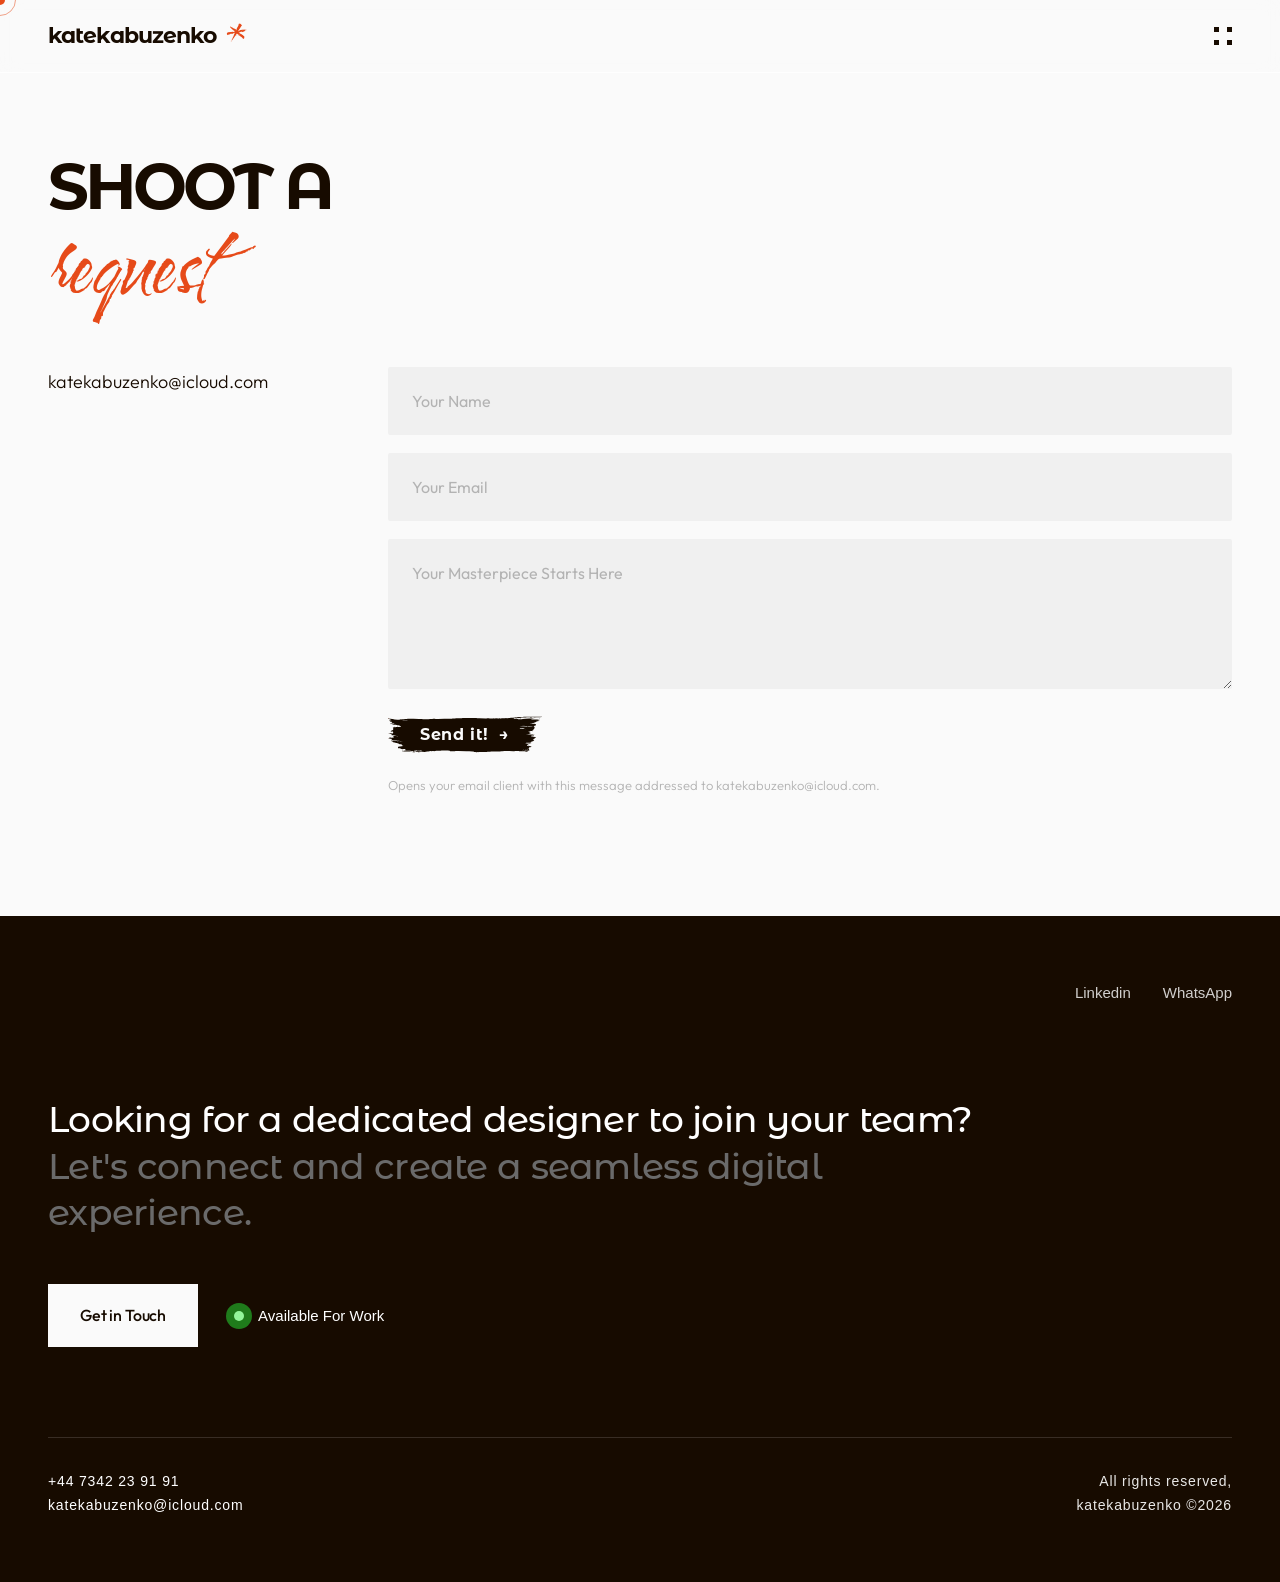
<file: contact.html>
<!DOCTYPE html>
<html lang="en">
<head>
<meta charset="UTF-8"/>
<meta name="viewport" content="width=device-width, initial-scale=1.0"/>
<title>Contact — Kate Kabuzenko</title>
<link rel="preconnect" href="https://fonts.googleapis.com"/>
<link rel="preconnect" href="https://fonts.gstatic.com" crossorigin/>
<link href="https://fonts.googleapis.com/css2?family=Cormorant+Garamond:ital,wght@0,300;0,400;0,600;1,300;1,400&family=Noto+Serif+JP:wght@200;300;400&family=DM+Sans:wght@300;400;500&family=Questrial&family=Water+Brush&family=Nanum+Brush+Script&family=Swanky+and+Moo+Moo&family=Montserrat+Alternates:wght@500;600;700&family=Montserrat:wght@400;700;800&family=Outfit:wght@300;400;500&display=swap" rel="stylesheet"/>
<link rel="icon" type="image/png" href="images/Home about/meFAV-round.webp?v=2"/>
<link rel="stylesheet" href="css/style.css?v=6"/>
</head>
<body>

<header class="site-header">
  <div class="site-header-inner">
    <a href="index.html" class="site-logo">
      <span class="site-logo-text">katekabu<span class="logo-z">z</span>enko</span>
      <span class="site-logo-mark">*</span>
    </a>
    <div class="site-header-right">
      <nav class="site-nav-inline">
        <a href="work.html">Work</a>
        <a href="about.html">About</a>
        <a href="contact.html" class="current">Contact</a>
      </nav>
      <button class="site-menu-btn" id="site-menu-open" aria-label="Open menu">
        <span class="dot dot-tl"></span><span class="dot dot-tr"></span>
        <span class="dot dot-mid"></span>
        <span class="dot dot-bl"></span><span class="dot dot-br"></span>
      </button>
    </div>
  </div>
</header>

<div class="site-nav-overlay" id="site-nav-overlay">
  <button class="site-nav-close" id="site-menu-close" aria-label="Close menu">
    <span class="dot dot-tl"></span><span class="dot dot-tr"></span>
    <span class="dot dot-mid"></span>
    <span class="dot dot-bl"></span><span class="dot dot-br"></span>
  </button>
  <a href="index.html">Home</a>
  <a href="work.html">Work</a>
  <a href="about.html">About</a>
  <a href="contact.html" class="current">Contact</a>
</div>

<section class="contact-hero reveal">
  <div class="contact-title-1">SHOOT A</div>
  <div class="contact-title-2">request</div>
</section>

<section class="contact-body">
  <a href="mailto:katekabuzenko@icloud.com" class="contact-email reveal reveal-delay-1">katekabuzenko@icloud.com</a>

  <form class="contact-form reveal reveal-delay-2" id="contact-form">
    <input type="text" name="name" placeholder="Your Name" required/>
    <input type="email" name="email" placeholder="Your Email" required/>
    <textarea name="message" placeholder="Your Masterpiece Starts Here" required></textarea>
    <button type="submit" class="contact-submit"><span>Send it!</span> <span class="btn-arrow">→</span></button>
    <p class="contact-note">Opens your email client with this message addressed to katekabuzenko@icloud.com.</p>
  </form>
</section>

<footer id="contact">
  <div class="container">
    <div class="footer-social">
      <a href="https://www.linkedin.com/in/kate-kabuzenko/" target="_blank" rel="noopener" class="footer-social-link">Linkedin</a>
      <a href="#" class="footer-social-link">WhatsApp</a>
    </div>
    <div class="footer-cta">
      <div class="footer-cta-text">Looking for a dedicated designer to join your team? <span>Let's connect and create a seamless digital experience.</span></div>
      <div class="footer-cta-row">
        <a href="mailto:katekabuzenko@icloud.com" class="btn-pill btn-pill-light">Get in Touch</a>
        <div class="footer-available"><span class="pulse-dot"></span> Available For Work</div>
      </div>
    </div>
    <div class="footer-bottom">
      <div class="footer-contact-info">
        <p>+44 7342 23 91 91</p>
        <a href="mailto:katekabuzenko@icloud.com">katekabuzenko@icloud.com</a>
      </div>
      <div class="footer-copyright">
        <p>All rights reserved,</p>
        <p>katekabuzenko ©2026</p>
      </div>
    </div>
  </div>
</footer>

<script src="js/site.js"></script>
<script>
  const revealEls = document.querySelectorAll('.reveal');
  const observer = new IntersectionObserver(entries=>{
    entries.forEach(e=>{
      if(e.isIntersecting){e.target.classList.add('visible');observer.unobserve(e.target);}
    });
  },{threshold:0.12,rootMargin:'0px 0px -40px 0px'});
  revealEls.forEach(el=>observer.observe(el));

  // Safety net: scroll-reveal relies on IntersectionObserver firing as the
  // user scrolls. Automated full-page screenshot/PDF tools (and some "long
  // screenshot" phone capture features) render the whole document in one
  // pass without firing real scroll/resize events, which can leave .reveal
  // elements permanently stuck at opacity:0 — looking like a big empty gap
  // even though the content is laid out correctly. A lightweight poll
  // catches anything already sitting in view that the observer missed,
  // then stops once nothing is left to check.
  const revealFallback = setInterval(()=>{
    const pending = document.querySelectorAll('.reveal:not(.visible)');
    if(!pending.length){clearInterval(revealFallback);return;}
    pending.forEach(el=>{
      const r = el.getBoundingClientRect();
      if(r.top < window.innerHeight && r.bottom > 0) el.classList.add('visible');
    });
  }, 400);
  // Final backstop: non-scrolling capture tools never bring below-fold
  // content into the viewport, so the poll above can never see it either.
  // After a short grace period, force-reveal anything still hidden.
  setTimeout(()=>{
    clearInterval(revealFallback);
    document.querySelectorAll('.reveal:not(.visible)').forEach(el=>el.classList.add('visible'));
  }, 2500);

  document.getElementById('contact-form').addEventListener('submit', function(e){
    e.preventDefault();
    const f = e.target;
    const subject = encodeURIComponent('New project inquiry from ' + f.name.value);
    const body = encodeURIComponent(f.message.value + '\n\n— ' + f.name.value + ' (' + f.email.value + ')');
    window.location.href = 'mailto:katekabuzenko@icloud.com?subject=' + subject + '&body=' + body;
  });
</script>

</body>
</html>
</file>
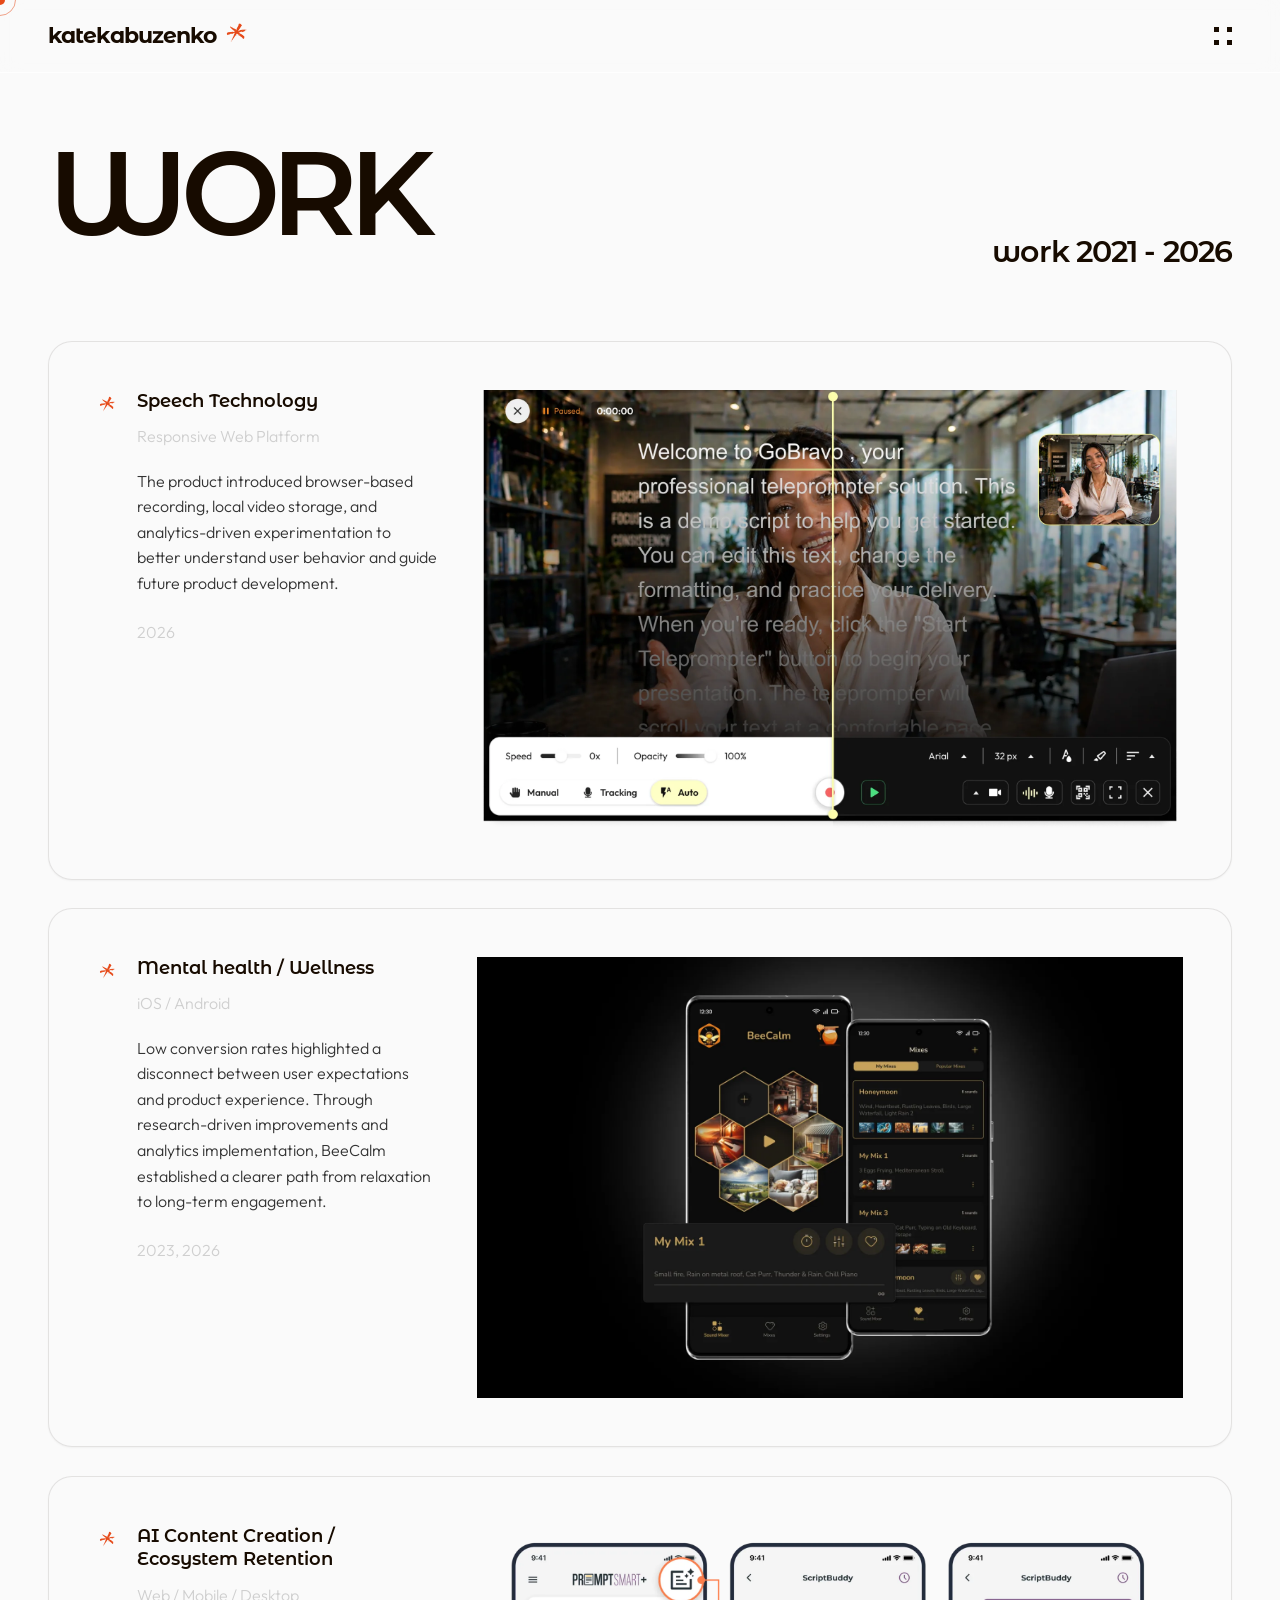
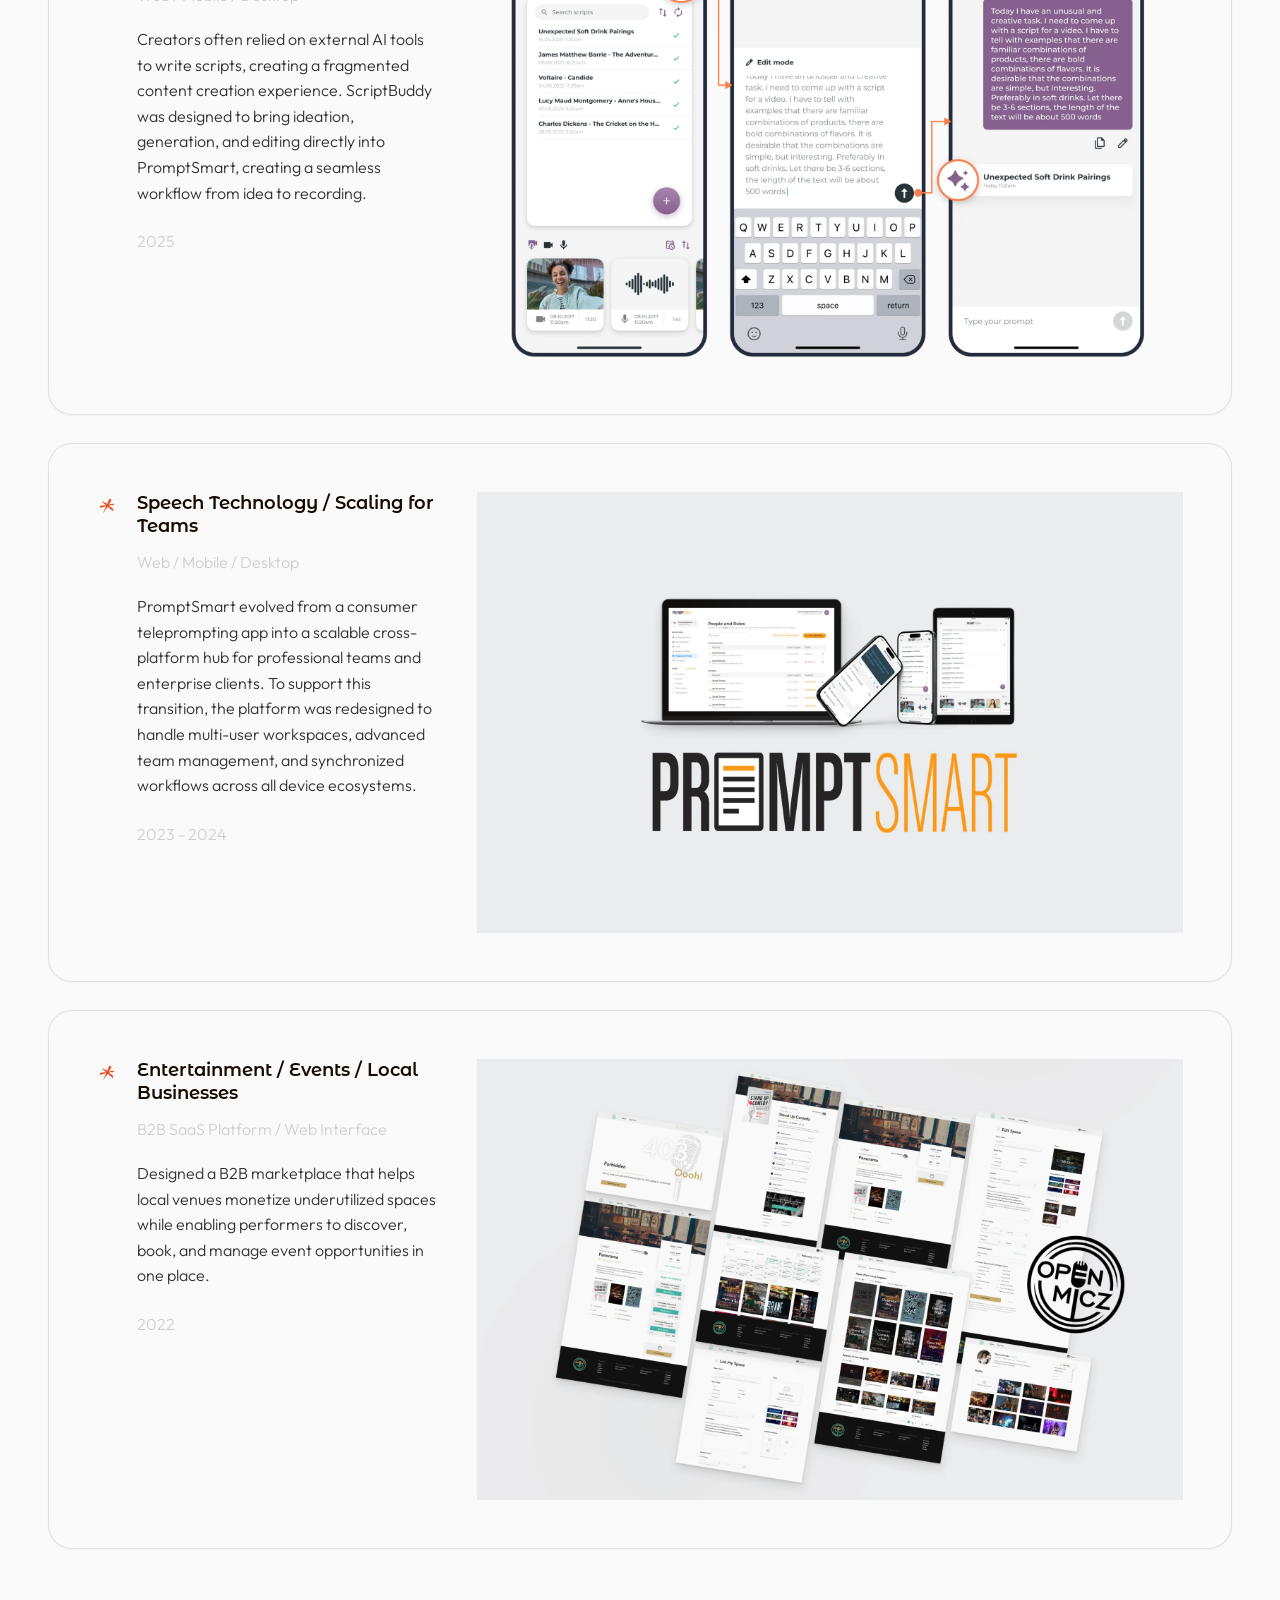
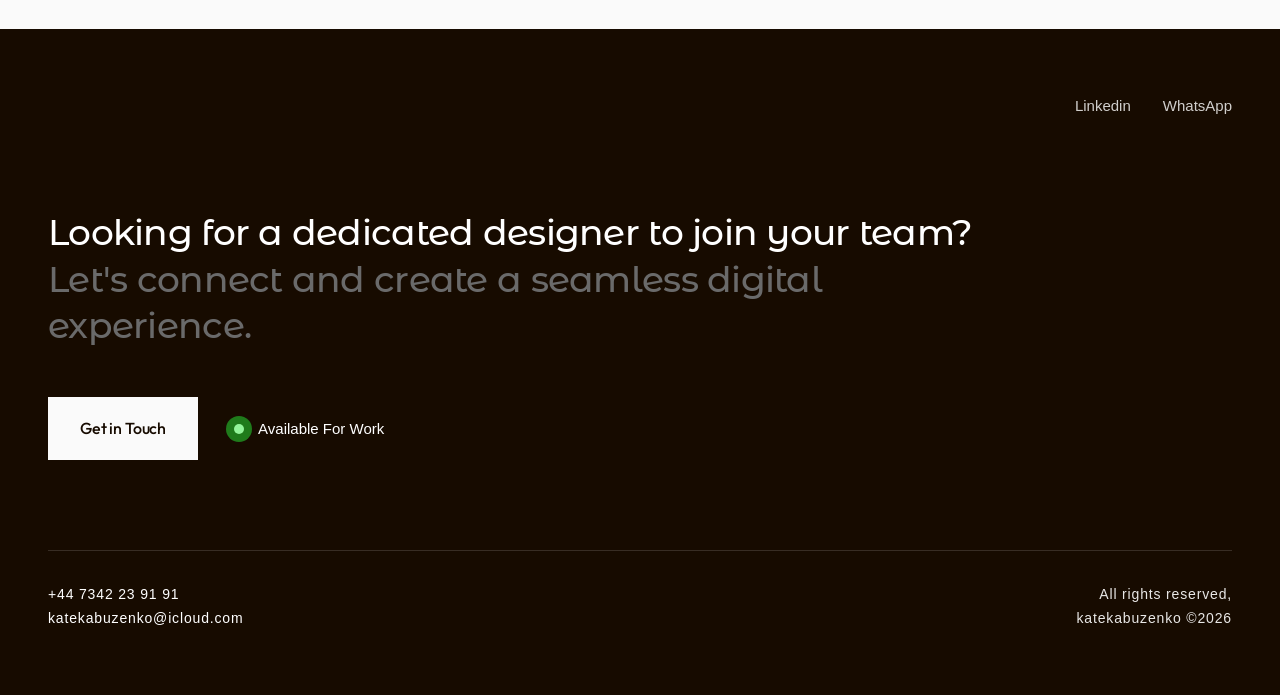
<file: work.html>
<!DOCTYPE html>
<html lang="en">
<head>
<meta charset="UTF-8"/>
<meta name="viewport" content="width=device-width, initial-scale=1.0"/>
<title>Work — Kate Kabuzenko</title>
<link rel="preconnect" href="https://fonts.googleapis.com"/>
<link rel="preconnect" href="https://fonts.gstatic.com" crossorigin/>
<link href="https://fonts.googleapis.com/css2?family=Cormorant+Garamond:ital,wght@0,300;0,400;0,600;1,300;1,400&family=Noto+Serif+JP:wght@200;300;400&family=DM+Sans:wght@300;400;500&family=Questrial&family=Water+Brush&family=Nanum+Brush+Script&family=Swanky+and+Moo+Moo&family=Montserrat+Alternates:wght@500;600;700&family=Montserrat:wght@400;700;800&family=Outfit:wght@300;400;500&display=swap" rel="stylesheet"/>
<link rel="icon" type="image/png" href="images/Home about/meFAV-round.webp?v=2"/>
<link rel="stylesheet" href="css/style.css?v=6"/>
</head>
<body>

<header class="site-header">
  <div class="site-header-inner">
    <a href="index.html" class="site-logo">
      <span class="site-logo-text">katekabu<span class="logo-z">z</span>enko</span>
      <span class="site-logo-mark">*</span>
    </a>
    <div class="site-header-right">
      <nav class="site-nav-inline">
        <a href="work.html" class="current">Work</a>
        <a href="about.html">About</a>
        <a href="contact.html">Contact</a>
      </nav>
      <button class="site-menu-btn" id="site-menu-open" aria-label="Open menu">
        <span class="dot dot-tl"></span><span class="dot dot-tr"></span>
        <span class="dot dot-mid"></span>
        <span class="dot dot-bl"></span><span class="dot dot-br"></span>
      </button>
    </div>
  </div>
</header>

<div class="site-nav-overlay" id="site-nav-overlay">
  <button class="site-nav-close" id="site-menu-close" aria-label="Close menu">
    <span class="dot dot-tl"></span><span class="dot dot-tr"></span>
    <span class="dot dot-mid"></span>
    <span class="dot dot-bl"></span><span class="dot dot-br"></span>
  </button>
  <a href="index.html">Home</a>
  <a href="work.html" class="current">Work</a>
  <a href="about.html">About</a>
  <a href="contact.html">Contact</a>
</div>

<section class="page-hero reveal">
  <div class="page-hero-row">
    <h1 class="page-title">WORK</h1>
    <div class="page-sub">work 2021 - 2026</div>
  </div>
</section>

<section class="work-list">

  <div class="work-row reveal" style="cursor:pointer;" onclick="showWorkToast('This project is currently in development — stay tuned for updates.')">
    <div class="work-row-info">
      <div class="work-num">*</div>
      <div class="work-content">
        <div class="work-product">Speech Technology</div>
        <div class="work-platform">Responsive Web Platform</div>
        <p class="work-desc">The product introduced browser-based recording, local video storage, and analytics-driven experimentation to better understand user behavior and guide future product development.</p>
        <div class="work-year">2026</div>
      </div>
    </div>
    <div class="work-row-image">
      <img src="images/Case screens/Speech platform.webp" alt="Speech technology responsive web platform case study" loading="lazy" onerror="this.style.display='none';this.nextElementSibling.style.display='flex';"/>
      <div class="work-img-fallback" style="display:none;">Speech Platform</div>
    </div>
  </div>

  <a href="work/beecalm.html" class="work-row reveal reveal-delay-1">
    <div class="work-row-info">
      <div class="work-num">*</div>
      <div class="work-content">
        <div class="work-product">Mental health / Wellness</div>
        <div class="work-platform">iOS / Android</div>
        <p class="work-desc">Low conversion rates highlighted a disconnect between user expectations and product experience. Through research-driven improvements and analytics implementation, BeeCalm established a clearer path from relaxation to long-term engagement.</p>
        <div class="work-year">2023, 2026</div>
      </div>
    </div>
    <div class="work-row-image">
      <img src="images/Case screens/BeeCalm.webp" alt="BeeCalm — mental health app case study" loading="lazy" onerror="this.style.display='none';this.nextElementSibling.style.display='flex';"/>
      <div class="work-img-fallback" style="display:none;">BeeCalm</div>
    </div>
  </a>

  <a href="work/scriptbuddy.html" class="work-row reveal reveal-delay-2">
    <div class="work-row-info">
      <div class="work-num">*</div>
      <div class="work-content">
        <div class="work-product">AI Content Creation / Ecosystem Retention</div>
        <div class="work-platform">Web / Mobile / Desktop</div>
        <p class="work-desc">Creators often relied on external AI tools to write scripts, creating a fragmented content creation experience. ScriptBuddy was designed to bring ideation, generation, and editing directly into PromptSmart, creating a seamless workflow from idea to recording.</p>
        <div class="work-year">2025</div>
      </div>
    </div>
    <div class="work-row-image">
      <img src="images/Case screens/ScriptBuddy.webp" alt="ScriptBuddy — AI content creation case study" loading="lazy" onerror="this.style.display='none';this.nextElementSibling.style.display='flex';"/>
      <div class="work-img-fallback" style="display:none;">ScriptBuddy</div>
    </div>
  </a>

  <a href="work/promptsmart.html" class="work-row reveal reveal-delay-3">
    <div class="work-row-info">
      <div class="work-num">*</div>
      <div class="work-content">
        <div class="work-product">Speech Technology / Scaling for Teams</div>
        <div class="work-platform">Web / Mobile / Desktop</div>
        <p class="work-desc">PromptSmart evolved from a consumer teleprompting app into a scalable cross-platform hub for professional teams and enterprise clients. To support this transition, the platform was redesigned to handle multi-user workspaces, advanced team management, and synchronized workflows across all device ecosystems.</p>
        <div class="work-year">2023 - 2024</div>
      </div>
    </div>
    <div class="work-row-image">
      <img src="images/Case screens/PromptSmart.webp" alt="PromptSmart — speech technology case study" loading="lazy" onerror="this.style.display='none';this.nextElementSibling.style.display='flex';"/>
      <div class="work-img-fallback" style="display:none;">PromptSmart</div>
    </div>
  </a>

  <div class="work-row reveal" style="cursor:pointer;" onclick="showWorkToast('Case study in progress — coming soon.')">
    <div class="work-row-info">
      <div class="work-num">*</div>
      <div class="work-content">
        <div class="work-product">Entertainment / Events / Local Businesses</div>
        <div class="work-platform">B2B SaaS Platform / Web Interface</div>
        <p class="work-desc">Designed a B2B marketplace that helps local venues monetize underutilized spaces while enabling performers to discover, book, and manage event opportunities in one place.</p>
        <div class="work-year">2022</div>
      </div>
    </div>
    <div class="work-row-image">
      <img src="images/Case screens/Venue Marketplace.webp" alt="B2B venue marketplace platform case study" loading="lazy" onerror="this.style.display='none';this.nextElementSibling.style.display='flex';"/>
      <div class="work-img-fallback" style="display:none;">Venue Marketplace</div>
    </div>
  </div>

</section>

<footer id="contact">
  <div class="container">
    <div class="footer-social">
      <a href="https://www.linkedin.com/in/kate-kabuzenko/" target="_blank" rel="noopener" class="footer-social-link">Linkedin</a>
      <a href="#" class="footer-social-link">WhatsApp</a>
    </div>
    <div class="footer-cta">
      <div class="footer-cta-text">Looking for a dedicated designer to join your team? <span>Let's connect and create a seamless digital experience.</span></div>
      <div class="footer-cta-row">
        <a href="mailto:katekabuzenko@icloud.com" class="btn-pill btn-pill-light">Get in Touch</a>
        <div class="footer-available"><span class="pulse-dot"></span> Available For Work</div>
      </div>
    </div>
    <div class="footer-bottom">
      <div class="footer-contact-info">
        <p>+44 7342 23 91 91</p>
        <a href="mailto:katekabuzenko@icloud.com">katekabuzenko@icloud.com</a>
      </div>
      <div class="footer-copyright">
        <p>All rights reserved,</p>
        <p>katekabuzenko ©2026</p>
      </div>
    </div>
  </div>
</footer>

<div class="toast-wrap" id="work-toast"><span class="toast-sun"></span><span id="work-toast-text"></span></div>

<script src="js/site.js"></script>
<script>
  const revealEls = document.querySelectorAll('.reveal');
  const observer = new IntersectionObserver(entries=>{
    entries.forEach(e=>{
      if(e.isIntersecting){e.target.classList.add('visible');observer.unobserve(e.target);}
    });
  },{threshold:0.12,rootMargin:'0px 0px -40px 0px'});
  revealEls.forEach(el=>observer.observe(el));

  // Safety net: scroll-reveal relies on IntersectionObserver firing as the
  // user scrolls. Automated full-page screenshot/PDF tools (and some "long
  // screenshot" phone capture features) render the whole document in one
  // pass without firing real scroll/resize events, which can leave .reveal
  // elements permanently stuck at opacity:0 — looking like a big empty gap
  // even though the content is laid out correctly. A lightweight poll
  // catches anything already sitting in view that the observer missed,
  // then stops once nothing is left to check.
  const revealFallback = setInterval(()=>{
    const pending = document.querySelectorAll('.reveal:not(.visible)');
    if(!pending.length){clearInterval(revealFallback);return;}
    pending.forEach(el=>{
      const r = el.getBoundingClientRect();
      if(r.top < window.innerHeight && r.bottom > 0) el.classList.add('visible');
    });
  }, 400);
  // Final backstop: non-scrolling capture tools never bring below-fold
  // content into the viewport, so the poll above can never see it either.
  // After a short grace period, force-reveal anything still hidden.
  setTimeout(()=>{
    clearInterval(revealFallback);
    document.querySelectorAll('.reveal:not(.visible)').forEach(el=>el.classList.add('visible'));
  }, 2500);

  let workToastTimer;
  function showWorkToast(message){
    const toast = document.getElementById('work-toast');
    document.getElementById('work-toast-text').textContent = message;
    toast.classList.add('show');
    clearTimeout(workToastTimer);
    workToastTimer = setTimeout(()=>{toast.classList.remove('show');}, 3200);
  }
</script>

</body>
</html>
</file>
<file: css/style.css>
*{margin:0;padding:0;box-sizing:border-box;}
:root{
  --bg:#FAFAFA;
  --bg2:#F9EEE3;
  --ink:#170B00;
  --ink2:#333333;
  --muted:#B2B2B2;
  --red:#E64A19;
  --red2:#C03D14;
  --line:rgba(23,11,0,0.10);
  --line2:rgba(23,11,0,0.18);
}
html{scroll-behavior:smooth;}
body{
  background:var(--bg);
  color:var(--ink);
  font-family:'DM Sans',sans-serif;
  font-weight:300;
  line-height:1.7;
  cursor:none;
  overflow-x:hidden;
}
#cursor{position:fixed;top:0;left:0;pointer-events:none;z-index:9999;transition:none;}
#cursor-dot{
  width:10px;height:10px;
  background:var(--red);
  border-radius:50%;
  position:absolute;
  transform:translate(-50%,-50%);
  transition:width .2s,height .2s,background .2s,box-shadow .2s;
}
#cursor-ring{
  width:32px;height:32px;
  border:1px solid var(--red);
  border-radius:50%;
  position:absolute;
  transform:translate(-50%,-50%);
  opacity:0.5;
  transition:width .35s cubic-bezier(.25,.46,.45,.94),height .35s cubic-bezier(.25,.46,.45,.94),opacity .3s;
}
body.hovering #cursor-dot{width:6px;height:6px;background:var(--red2);}
body.hovering #cursor-ring{width:48px;height:48px;opacity:0.25;}
body.hovering #cursor-dot::after{content:'';position:absolute;inset:-3px;border-radius:50%;background:var(--red);opacity:0.15;}
::-webkit-scrollbar{width:3px;}
::-webkit-scrollbar-track{background:var(--bg);}
::-webkit-scrollbar-thumb{background:var(--line2);border-radius:2px;}
.logo{
  font-family:'Cormorant Garamond',serif;
  font-size:22px;font-weight:400;letter-spacing:0.04em;
  color:var(--ink);text-decoration:none;
  display:flex;align-items:center;gap:10px;
}
.logo-mark{
  width:24px;height:24px;
  background:var(--red);border-radius:50%;
  display:inline-block;flex-shrink:0;
  position:relative;
}
.logo-mark::after{
  content:'';position:absolute;inset:3px;
  border:1px solid rgba(255,255,255,0.4);border-radius:50%;
}
nav{display:flex;align-items:center;gap:36px;}
nav a{
  font-size:13px;letter-spacing:0.12em;text-transform:uppercase;
  color:var(--ink2);text-decoration:none;
  position:relative;transition:color .2s;
}
nav a::after{
  content:'';position:absolute;bottom:-2px;left:0;right:0;
  height:1px;background:var(--red);
  transform:scaleX(0);transform-origin:left;
  transition:transform .3s cubic-bezier(.25,.46,.45,.94);
}
nav a:hover{color:var(--ink);}
nav a:hover::after{transform:scaleX(1);}
.burger{display:none;flex-direction:column;gap:5px;cursor:none;padding:4px;}
.burger span{display:block;width:22px;height:1px;background:var(--ink);transition:.3s;}
.burger.open span:nth-child(1){transform:rotate(45deg) translate(4px,4px);}
.burger.open span:nth-child(2){opacity:0;}
.burger.open span:nth-child(3){transform:rotate(-45deg) translate(4px,-4px);}
.mobile-menu{
  display:none;position:fixed;top:0;left:0;right:0;bottom:0;
  background:var(--bg);z-index:99;
  flex-direction:column;align-items:center;justify-content:center;gap:40px;
}
.mobile-menu.open{display:flex;}
.mobile-menu a{
  font-family:'Cormorant Garamond',serif;font-size:38px;font-weight:300;
  color:var(--ink);text-decoration:none;letter-spacing:0.04em;
  transition:color .2s;
}
.mobile-menu a:hover{color:var(--red);}
section{padding:120px 48px;}
.container{max-width:1200px;margin:0 auto;}
#hero{
  min-height:100vh;display:flex;align-items:center;
  padding-top:140px;padding-bottom:80px;
  position:relative;overflow:hidden;
}
.hero-bg-photo{
  position:absolute;top:0;left:0;width:100%;height:100%;
  object-fit:cover;object-position:center;
  transform:scale(1);transform-origin:center center;
  will-change:transform,opacity;z-index:0;
  opacity:0.8;transition:opacity .8s ease;
}
.hero-bg-overlay{
  position:absolute;inset:0;z-index:0;
  background:var(--bg);opacity:0.72;
}
.hero-grid{
  display:flex;flex-direction:column;align-items:center;
  width:100%;max-width:1300px;margin:0 auto;text-align:center;
}
.hero-text{display:flex;flex-direction:column;align-items:center;will-change:transform,opacity;}
.hero-eyebrow{
  font-family:'Montserrat Alternates',sans-serif;font-weight:500;
  font-size:11px;letter-spacing:0.2em;text-transform:uppercase;
  color:var(--ink2);margin-bottom:28px;
  display:flex;align-items:center;justify-content:center;gap:14px;
}
h1{
  font-family:'Montserrat Alternates',sans-serif;
  font-size:clamp(46px,7.5vw,110px);
  text-align:center;
  font-weight:600;line-height:1.05;letter-spacing:-0.05em;
  margin-bottom:28px;
}
h1 .line-1{
  white-space:nowrap;
  display:inline-block;
  transform:scale(0.6);
  opacity:0;
  transition:transform 1.15s cubic-bezier(.16,.84,.32,1),opacity 1.15s ease-out;
  will-change:transform,opacity;
}
h1 em{font-style:italic;color:var(--ink);}
#hero-title.shrink .line-1{
  transform:scale(1);
  opacity:1;
}
.hero-brush{
  display:inline-block;
  line-height:0;
  clip-path:inset(0 100% 0 0);
  transition:clip-path 1.1s ease-in-out;
}
.hero-brush svg{
  width:clamp(220px,28vw,420px);
  aspect-ratio:518/123;
  height:auto;
  display:block;
  margin:6px auto 0;
}
.hero-brush path{
  fill:#E64A19;
}
.hero-brush.drawn{
  clip-path:inset(0 0 0 0);
}
.hero-bio{
  font-family:'Outfit',sans-serif;
  font-size:16px;line-height:1.75;color:var(--ink2);
  max-width:560px;margin:0 auto 44px;text-align:center;
}
.btn-primary,.btn-hero-sm,.about-cv-btn,.cs-live-link,.contact-submit{
  -webkit-mask-image:url('[data-uri]');
  mask-image:url('[data-uri]');
  -webkit-mask-size:100% 100%;mask-size:100% 100%;
  -webkit-mask-repeat:no-repeat;mask-repeat:no-repeat;
  -webkit-mask-position:center;mask-position:center;
  mask-mode:alpha;
}
.btn-primary{
  display:inline-flex;align-items:center;gap:10px;
  background:var(--ink);color:var(--bg);
  padding:18px 32px;
  font-family:'Montserrat Alternates',sans-serif;
  font-weight:700;
  font-size:16px;letter-spacing:0.04em;
  text-decoration:none;cursor:none;
  transition:background .25s,transform .2s;
  position:relative;overflow:hidden;
}
.btn-primary::before{
  content:'';position:absolute;inset:0;
  background:var(--red);transform:translateX(-100%);
  transition:transform .35s cubic-bezier(.25,.46,.45,.94);
}
.btn-primary:hover::before{transform:translateX(0);}
.btn-primary span{position:relative;z-index:1;}
.btn-arrow{position:relative;z-index:1;transition:transform .25s;}
.btn-primary:hover .btn-arrow{transform:translateX(4px);}

/* Hero-style button — reused for Show More / Download CV / See It Live, same look, smaller scale */
.btn-hero-sm{
  display:inline-flex;align-items:center;justify-content:center;gap:8px;
  background:var(--ink);color:var(--bg);
  padding:12px 22px;
  border:none;
  font-family:'Montserrat Alternates',sans-serif;
  font-weight:700;
  font-size:13px;letter-spacing:0.03em;
  text-decoration:none;cursor:none;white-space:nowrap;
  transition:background .25s,color .25s,transform .2s;
  position:relative;overflow:hidden;
  
}
.btn-hero-sm::before{
  content:'';position:absolute;inset:0;
  background:var(--red);transform:translateX(-100%);
  transition:transform .35s cubic-bezier(.25,.46,.45,.94);
}
.btn-hero-sm:hover::before{transform:translateX(0);}
.btn-hero-sm span{position:relative;z-index:1;}
.btn-hero-sm .btn-arrow{position:relative;z-index:1;transition:transform .25s;}
.btn-hero-sm:hover .btn-arrow{transform:translateX(4px);}
.portrait-wrapper{
  position:relative;display:flex;justify-content:center;
}
.portrait-frame{
  width:100%;max-width:420px;
  aspect-ratio:3/4;
  position:relative;
}
.portrait-corner{
  position:absolute;width:32px;height:32px;
  border-color:var(--red);border-style:solid;
}
.portrait-corner.tl{top:-8px;left:-8px;border-width:2px 0 0 2px;}
.portrait-corner.tr{top:-8px;right:-8px;border-width:2px 2px 0 0;}
.portrait-corner.bl{bottom:-8px;left:-8px;border-width:0 0 2px 2px;}
.portrait-corner.br{bottom:-8px;right:-8px;border-width:0 2px 2px 0;}
.portrait-inner{
  width:100%;height:100%;
  background:var(--bg);
  border:0.5px solid var(--line2);
  overflow:hidden;
  display:flex;align-items:center;justify-content:center;
  position:relative;
}
.portrait-inner img{width:100%;height:100%;object-fit:cover;}
.portrait-placeholder{
  display:flex;flex-direction:column;align-items:center;justify-content:center;
  gap:20px;width:100%;height:100%;
}
.portrait-placeholder svg{opacity:0.35;}
.hero-bg-ink{
  position:absolute;right:-100px;top:50%;transform:translateY(-50%);
  opacity:0.04;pointer-events:none;
}
.section-header{margin-bottom:72px;}
.section-tag{
  font-size:11px;letter-spacing:0.2em;text-transform:uppercase;
  color:var(--red);margin-bottom:16px;
  display:flex;align-items:center;gap:12px;
}
.section-tag::after{content:'';flex:1;max-width:48px;height:1px;background:var(--red);opacity:0.5;}
h2{
  font-family:'Montserrat Alternates',sans-serif;
  font-size:clamp(36px,4vw,54px);
  font-weight:600;letter-spacing:-0.03em;line-height:1.1;
}
#works{background:var(--bg);}
.projects-grid{
  display:grid;grid-template-columns:repeat(3,1fr);gap:2px;
}
.project-card{
  position:relative;overflow:hidden;cursor:none;
  background:var(--bg);
  border:0.5px solid var(--line);
  transition:border-color .3s;
}
.project-card:hover{border-color:var(--line2);}
.card-image{
  width:100%;aspect-ratio:4/3;overflow:hidden;
  position:relative;background:var(--bg);
  display:flex;align-items:center;justify-content:center;
}
.card-img-inner{
  position:absolute;inset:0;
  transition:transform .6s cubic-bezier(.25,.46,.45,.94);
}
.project-card:hover .card-img-inner{transform:scale(1.04);}
.card-ink-reveal{
  position:absolute;inset:0;background:var(--ink);
  transform:translateY(100%);
  transition:transform .5s cubic-bezier(.25,.46,.45,.94);
  opacity:0.85;
  display:flex;align-items:center;justify-content:center;
}
.project-card:hover .card-ink-reveal{transform:translateY(0);}
.card-reveal-text{
  color:#fff;font-family:'Cormorant Garamond',serif;
  font-size:15px;letter-spacing:0.1em;text-transform:uppercase;
  opacity:0;transition:opacity .3s .2s;
}
.project-card:hover .card-reveal-text{opacity:1;}
.card-body{padding:28px 28px 32px;}
.card-platform{
  display:inline-block;
  font-size:10px;letter-spacing:0.18em;text-transform:uppercase;
  color:var(--red);margin-bottom:12px;
  padding:4px 10px;border:0.5px solid rgba(230,74,25,0.3);
}
.card-title{
  font-family:'Cormorant Garamond',serif;
  font-size:24px;font-weight:400;line-height:1.2;margin-bottom:10px;
}
.card-desc{font-size:14px;color:var(--ink2);line-height:1.65;}
.mock-saas{
  width:100%;height:100%;
  background:linear-gradient(135deg,#f0f0f0,#e8e8e8);
  display:flex;flex-direction:column;
  padding:16px;gap:8px;
}
.mock-bar{height:8px;background:#ddd;border-radius:2px;}
.mock-bar.red{background:var(--red);width:40%;}
.mock-bar.sm{width:60%;height:6px;}
.mock-row{display:flex;gap:6px;}
.mock-block{flex:1;height:48px;background:#e2e2e2;border-radius:3px;}
.mock-block.tall{height:80px;}
.mock-block.r{background:rgba(230,74,25,0.12);}
.mock-mobile{
  width:70%;height:85%;margin:auto;
  border:2px solid #ccc;border-radius:16px;
  background:#fff;overflow:hidden;display:flex;flex-direction:column;
}
.mock-mobile-bar{height:6px;background:var(--red);margin:12px 16px;}
.mock-mobile-item{height:28px;background:#eee;margin:6px 16px;border-radius:4px;}
.mock-mobile-item.s{width:60%;height:20px;}
.mock-desktop{
  width:92%;height:85%;margin:auto;
  border:1.5px solid #ccc;border-radius:6px;
  background:#fff;overflow:hidden;display:flex;
}
.mock-sidebar{width:22%;background:#f4f4f4;padding:8px;}
.mock-side-item{height:14px;background:#ddd;margin:6px 0;border-radius:2px;}
.mock-side-item.red{background:rgba(230,74,25,0.4);width:70%;}
.mock-main{flex:1;padding:10px;display:flex;flex-direction:column;gap:6px;}
.mock-main-row{display:flex;gap:4px;}
.mock-cell{flex:1;height:22px;background:#eee;border-radius:2px;}
.mock-cell.h{height:36px;}
#about{background:#F0F0F0;border-top:0.5px solid var(--line);}
.about-grid{
  display:grid;grid-template-columns:1fr 1fr;gap:100px;align-items:start;
}
.about-text p{font-size:17px;line-height:1.85;color:var(--ink2);margin-bottom:24px;}
.about-text strong{color:var(--ink);font-weight:500;}
.experience-line{
  display:flex;gap:20px;padding:20px 0;
  border-bottom:0.5px solid var(--line);
}
.exp-year{
  font-family:'Cormorant Garamond',serif;font-size:16px;
  color:var(--muted);min-width:52px;padding-top:2px;
}
.exp-role{font-size:15px;color:var(--ink);margin-bottom:4px;}
.exp-co{font-size:13px;color:var(--red);}
.skills-header{
  font-size:11px;letter-spacing:0.18em;text-transform:uppercase;
  color:var(--muted);margin-bottom:24px;margin-top:48px;
}
.skills-grid{display:grid;grid-template-columns:repeat(3,1fr);gap:2px;}
.skill-item{
  padding:18px 16px;background:var(--bg);
  border:0.5px solid var(--line);
  font-size:13px;letter-spacing:0.06em;
  transition:background .2s,border-color .2s,color .2s;
}
.skill-item:hover{background:var(--ink);color:#fff;border-color:var(--ink);}
footer{
  padding:80px 48px 48px;
  border-top:0.5px solid var(--line);
  background:var(--bg);
}
.footer-grid{
  max-width:1200px;margin:0 auto;
  display:flex;justify-content:space-between;align-items:flex-start;
  flex-wrap:wrap;gap:48px;
}
.footer-left{}
.footer-name{
  font-family:'Cormorant Garamond',serif;
  font-size:36px;font-weight:300;margin-bottom:8px;
}
.footer-tagline{font-size:14px;color:var(--muted);}
.footer-email{
  display:inline-block;margin-top:20px;
  font-size:16px;color:var(--ink);text-decoration:none;
  border-bottom:1px solid var(--red);padding-bottom:2px;
  transition:color .2s;
}
.footer-email:hover{color:var(--red);}
.footer-socials{display:flex;flex-direction:column;gap:12px;padding-top:4px;}
.social-link{
  display:flex;align-items:center;gap:10px;
  font-size:13px;letter-spacing:0.08em;
  color:var(--ink2);text-decoration:none;
  transition:color .2s,gap .2s;
}
.social-link:hover{color:var(--red);gap:14px;}
.social-link::before{
  content:'';width:20px;height:1px;
  background:currentColor;transition:width .25s;
}
.social-link:hover::before{width:28px;}
.footer-bottom{
  max-width:1200px;margin:60px auto 0;
  padding-top:24px;border-top:0.5px solid var(--line);
  display:flex;justify-content:space-between;align-items:center;
  font-size:12px;color:var(--muted);letter-spacing:0.06em;
  flex-wrap:wrap;gap:12px;
}
.red-dot{color:var(--red);}
.ink-divider{
  display:flex;align-items:center;gap:16px;
  margin:72px 0 0;
  color:var(--muted);font-size:11px;letter-spacing:0.15em;text-transform:uppercase;
}
.ink-divider::before,.ink-divider::after{
  content:'';flex:1;height:0.5px;background:var(--line2);
}
.reveal{
  opacity:0;transform:translateY(32px);
  transition:opacity .8s cubic-bezier(.25,.46,.45,.94),transform .8s cubic-bezier(.25,.46,.45,.94);
}
.reveal.visible{opacity:1;transform:translateY(0);}
.reveal-delay-1{transition-delay:.1s;}
.reveal-delay-2{transition-delay:.2s;}
.reveal-delay-3{transition-delay:.3s;}
.reveal-delay-4{transition-delay:.4s;}
.reveal-delay-5{transition-delay:.5s;}
.hero-text .reveal{
  transition:opacity .9s cubic-bezier(.25,.46,.45,.94),transform .9s cubic-bezier(.25,.46,.45,.94);
}
.portrait-frame.reveal{
  transition:opacity 1.1s cubic-bezier(.25,.46,.45,.94),transform 1.1s cubic-bezier(.25,.46,.45,.94);
  transition-delay:.2s;
}
.sun-decoration{
  position:absolute;
  border-radius:50%;
  background:var(--red);
  pointer-events:none;
  opacity:0.85;
}
@media(max-width:900px){
  nav{display:none;}
  .burger{display:flex;}
  section{padding:100px 28px;}
  /* min-height:90vh (instead of the desktop 100vh) leaves a visible
     sliver of the next section peeking in at the bottom on tablet, as
     a scroll-affordance cue. */
  #hero{padding:120px 28px 80px;min-height:90vh;}
  /* On mobile/tablet the hero video crops to a narrower vertical sliver —
     centering it cuts off the sun on the right side of the frame. Shift
     the crop right so the sun stays visible. */
  .hero-bg-photo{object-position:right center;}
  .projects-grid{grid-template-columns:1fr;}
  .about-grid{grid-template-columns:1fr;gap:60px;}
  footer{padding:60px 28px 40px;}
  .skills-grid{grid-template-columns:repeat(2,1fr);}
}
@media(max-width:600px){
  section{padding:80px 16px;}
  #hero{padding:110px 16px 60px;}
  .hero-grid{gap:48px;}
  .hero-eyebrow{font-size:9px;}
  h1{font-size:40px;}
  .hero-bio{font-size:14px;}
  .projects-grid{gap:2px;}
  .skills-grid{grid-template-columns:repeat(2,1fr);}
  footer{padding:48px 16px 32px;}
  .footer-grid{flex-direction:column;gap:36px;}
  .footer-bottom{flex-direction:column;align-items:flex-start;gap:8px;}
  /* Stats row stays 3-across (not stacked) all the way down to phone
     widths — shrink the brush-script numbers and labels so each column
     keeps fitting without wrapping awkwardly or overflowing. */
  .about-stats{gap:6px;padding-top:24px;}
  .stat-item{gap:8px;}
  .stat-num{font-size:34px;}
  .stat-label{font-size:10px;line-height:1.35;}
}
.btn-pill{
  display:inline-flex;align-items:center;justify-content:center;
  padding:18px 32px;font-family:'Outfit',sans-serif;
  font-size:16px;font-weight:500;letter-spacing:-0.01em;
  text-decoration:none;cursor:none;white-space:nowrap;
  transition:background .25s,color .25s,opacity .25s;
}
.btn-pill-light{background:var(--bg);color:var(--ink);}
.btn-pill-light:hover{background:var(--ink);color:var(--bg);}
.btn-pill-dark{background:var(--ink);color:var(--bg);}
.btn-pill-dark:hover{background:var(--red);}

/* WORKS — work. */
.work-header{display:flex;align-items:center;justify-content:space-between;margin-bottom:64px;flex-wrap:wrap;gap:24px;}
.work-title{font-family:'Montserrat Alternates',sans-serif;font-weight:600;font-size:clamp(28px,3.4vw,37px);color:var(--red);letter-spacing:-0.03em;}
.work-row{
  display:grid;grid-template-columns:360px 1fr;gap:40px;
  padding:48px;margin-bottom:28px;align-items:start;
  background:var(--bg);border:0.5px solid var(--line);border-radius:24px;
  box-shadow:0 1px 2px rgba(20,16,12,0.04);
  text-decoration:none;color:inherit;
  transition:box-shadow .5s cubic-bezier(.16,1,.3,1),border-color .5s ease;
}
/* :last-child, not :last-of-type — work.html mixes <div> rows (disabled/
   "coming soon" cases) with <a> rows (linked case studies), and
   :last-of-type matches per-tag-name, so it was zeroing out the margin on
   the last <a> even when a <div> row followed it, leaving an inconsistent
   (missing) gap before the final row. */
.work-row:last-child{margin-bottom:0;}
.work-row:hover{box-shadow:0 24px 48px -20px rgba(20,16,12,0.18);border-color:var(--ink);}
.work-row-info{display:flex;gap:24px;}
.work-num{font-family:'Water Brush',cursive;font-size:32px;color:var(--red);line-height:1;flex-shrink:0;margin-top:2px;}
.work-content{flex:1;}
.work-product{font-family:'Montserrat Alternates',sans-serif;font-weight:600;font-size:18px;color:var(--ink);margin-bottom:10px;line-height:1.3;}
.work-platform{font-family:'Outfit',sans-serif;font-weight:300;font-size:16px;color:#CFCFCF;margin-bottom:18px;letter-spacing:0;}
.work-desc{font-family:'Outfit',sans-serif;font-size:16px;line-height:1.6;color:var(--ink2);margin-bottom:22px;}
.work-year{font-family:'Outfit',sans-serif;font-weight:300;font-size:16px;color:#CFCFCF;}
.work-row-image{
  width:100%;aspect-ratio:16/10;overflow:hidden;position:relative;
  background:var(--bg);
}
.work-row-image img{width:100%;height:100%;object-fit:cover;display:block;}
.work-img-fallback{
  position:absolute;inset:0;align-items:center;justify-content:center;
  background:linear-gradient(135deg,#f0f0f0,#e4e4e4);
  font-family:'Cormorant Garamond',serif;font-size:22px;letter-spacing:0.04em;
  color:var(--muted);
}

/* Scroll Stack — work./Work-page cards pin and gently recede as the next
   one slides over them. Disabled on small phones and for reduced motion
   (handled in JS); the card visuals above degrade gracefully without it. */
@media (min-width:681px){
  .work-row-stack{
    position:sticky;
    top:110px;
    z-index:var(--stack-i,1);
    will-change:transform,filter;
  }
}

/* Lanyard badge — draggable, physics-swung card hanging on the About page.
   .lanyard-fallback is a static CSS-only badge shown until/unless the
   Three.js + Rapier canvas mounts successfully (see js/lanyard.js). */
/* About's header is now position:fixed (site-header--home, see below) so it
   overlays this stack instead of pushing it down in normal flow — padding-top
   here manually restores the same offset the sticky header used to reserve,
   so the title/badge land in the same place while the header blurs/shows
   through them on top, matching the Home page's transparent-nav look. */
.about-hero-stack{position:relative;max-width:1440px;margin:0 auto;padding-top:72px;}
@media(max-width:768px){.about-hero-stack{padding-top:64px;}}
.lanyard-section{
  /* Overlaid directly on top of the page-hero (via .about-hero-stack,
     position:relative) so the badge hangs right next to the heading
     instead of scrolling in below it. Height is taller than the hero
     itself (extending past its bottom edge, which is fine since nothing
     clips it) so the card scales up and reaches further down the page,
     close to the Download CV row. The mount below is sized to this
     section's own box; js/lanyard.js sizes/aims its camera from the
     mount's clientWidth/clientHeight, so it adapts automatically. */
  position:absolute;top:0;left:0;right:0;width:100%;height:calc(100% + 260px);
  z-index:5;pointer-events:none;
}
.lanyard-mount{position:absolute;inset:0;pointer-events:none;}
.lanyard-mount canvas{display:block;}
/* align-items:flex-end (not center) pins the static badge to the right
   edge of the mount, matching where the real 3D card hangs — centering it
   here was making it flash in the dead middle of the page on first load,
   before the canvas (if it mounts) takes over. */
.lanyard-fallback{display:flex;flex-direction:column;align-items:flex-end;gap:0;margin-top:40px;padding-right:40px;box-sizing:border-box;}
.lanyard-fallback .lf-string{width:2px;height:160px;background:var(--ink);opacity:0.3;}
.lanyard-fallback .lf-card{
  width:260px;height:364px;background:#fafafa;border:0.5px solid var(--line);border-radius:16px;
  display:flex;flex-direction:column;align-items:center;justify-content:center;gap:10px;
  box-shadow:0 18px 36px -16px rgba(23,11,0,0.25);
  transform-origin:top center;
  animation:lf-sway 4.5s ease-in-out infinite;
}
.lanyard-fallback .lf-mark{font-size:64px;color:#111;line-height:1;}
@keyframes lf-sway{0%,100%{transform:rotate(-3deg);}50%{transform:rotate(3deg);}}


/* ABOUT — about. */
.about-header{display:flex;align-items:center;justify-content:space-between;margin-bottom:56px;flex-wrap:wrap;gap:24px;}
.about-title{font-family:'Montserrat Alternates',sans-serif;font-weight:600;font-size:clamp(30px,3.4vw,38px);color:var(--red);letter-spacing:-0.03em;}
.about-headline{
  font-family:'Outfit','DM Sans',sans-serif;font-weight:500;
  font-size:clamp(26px,3.6vw,42px);line-height:1.2;letter-spacing:-0.01em;
  color:var(--ink);margin-bottom:64px;max-width:920px;
}
.about-photo-row{display:flex;gap:60px;align-items:center;margin-bottom:88px;flex-wrap:wrap;}
.about-photo{flex:1 1 600px;aspect-ratio:553/400;overflow:hidden;position:relative;background:var(--bg);border:0.5px solid var(--line);}
.about-photo img{width:100%;height:100%;object-fit:cover;display:block;}
.about-photo-fallback{
  position:absolute;inset:0;align-items:center;justify-content:center;
  background:linear-gradient(135deg,#efefef,#e2e2e2);
  font-family:'Cormorant Garamond',serif;font-size:22px;color:var(--muted);
}
.about-supporting{flex:0 1 309px;font-family:'Outfit','DM Sans',sans-serif;font-size:18px;line-height:1.6;color:var(--ink);letter-spacing:-0.01em;}
.about-stats{display:grid;grid-template-columns:repeat(3,1fr);text-align:center;padding-top:56px;}
.stat-item{display:flex;flex-direction:column;align-items:center;gap:14px;}
.stat-num{font-family:'Water Brush',cursive;font-size:56px;color:var(--red);line-height:1;}
.stat-label{font-family:'Outfit',sans-serif;font-size:13px;letter-spacing:0.02em;color:var(--muted);line-height:1.6;}

/* FOOTER / CONTACT — redesign */
footer#contact{background:var(--ink);color:#fff;padding:64px 48px;border-top:none;}
.footer-social{display:flex;justify-content:flex-end;gap:32px;margin-bottom:90px;}
.footer-social-link{
  color:#fff;font-size:15px;text-decoration:none;opacity:0.8;
  transition:opacity .2s,color .2s;
}
.footer-social-link:hover{opacity:1;color:var(--red);}
.footer-cta{margin-bottom:90px;}
.footer-cta-text{
  font-family:'Montserrat Alternates',sans-serif;font-weight:500;
  font-size:clamp(26px,3.2vw,36px);line-height:1.3;letter-spacing:-0.02em;
  color:#fff;max-width:980px;margin-bottom:48px;
}
.footer-cta-text span{color:#6a6a6a;}
.footer-cta-row{display:flex;align-items:center;gap:36px;flex-wrap:wrap;}
.footer-available{display:flex;align-items:center;gap:14px;font-size:15px;color:#fff;}
.pulse-dot{position:relative;width:10px;height:10px;border-radius:50%;background:#fff;display:inline-block;}
.pulse-dot::after{
  content:'';position:absolute;inset:-8px;border-radius:50%;
  background:#28eb35;opacity:0.5;animation:footerPulse 1.8s ease-out infinite;
}
@keyframes footerPulse{
  0%{transform:scale(0.6);opacity:0.6;}
  70%{transform:scale(1.3);opacity:0;}
  100%{transform:scale(1.3);opacity:0;}
}
.footer-bottom{
  display:flex;justify-content:space-between;gap:24px;flex-wrap:wrap;
  padding-top:32px;border-top:0.5px solid rgba(255,255,255,0.14);
  font-size:14px;color:#fff;line-height:1.7;
}
.footer-contact-info a{color:#fff;text-decoration:none;}
.footer-contact-info a:hover{color:var(--red);}
.footer-copyright{text-align:right;color:#fff;opacity:0.9;}
@media(max-width:900px){
  .work-row{grid-template-columns:1fr;gap:24px;}
  .work-row-image{order:-1;}
  /* Same issue as .about-photo-block on the About page: margin-bottom:88px
     (base) and .about-stats{padding-top:56px} are both sized for the
     desktop side-by-side row. Once .about-photo-row stacks into a column
     here, that combined ~144px gap before the stats grid — and visually
     before the footer right after it — reads as an oversized empty block
     on tablet/mobile. */
  .about-photo-row{flex-direction:column;gap:32px;margin-bottom:48px;}
  .about-photo{flex:1 1 auto;width:100%;}
  /* Kate wants the stats row to stay horizontal (3 columns, like desktop)
     at every width instead of stacking — shrink the gap/padding here and
     the font sizes below so "4+ / 9+ / 3" + labels keep fitting side by
     side as the viewport narrows. */
  .about-stats{gap:12px;padding-top:32px;}
  .footer-bottom{flex-direction:column;}
  .footer-copyright{text-align:left;}
}
/* Placed after the base .work-row rule (line ~491) so this actually wins
   the cascade at mobile widths — an earlier-in-source media query with
   equal selector specificity loses to a later unconditional rule. */
@media(max-width:600px){
  .work-row{padding:12px;}
}
#c-dot{position:fixed;width:8px;height:8px;background:#D33838;border-radius:50%;transform:translate(-50%,-50%);pointer-events:none;z-index:9999;transition:width .2s,height .2s;}
#c-ring{position:fixed;width:38px;height:38px;border:1.5px solid #D33838;border-radius:50%;transform:translate(-50%,-50%);pointer-events:none;z-index:9998;opacity:.5;transition:width .35s cubic-bezier(.25,.46,.45,.94),height .35s cubic-bezier(.25,.46,.45,.94),opacity .3s;}
body.cursor-hover #c-dot{width:5px;height:5px;}
body.cursor-hover #c-ring{width:54px;height:54px;opacity:.22;}

*,*::before,*::after{box-sizing:border-box;margin:0;padding:0;}
html{scroll-behavior:smooth;}
body{font-family:'Plus Jakarta Sans',sans-serif;overflow-x:hidden;}

@keyframes sunMorph{
  0%,100%{border-radius:50%}
  20%{border-radius:46% 54% 53% 47%/52% 46% 54% 48%}
  40%{border-radius:55% 45% 46% 54%/47% 55% 45% 53%}
  60%{border-radius:48% 52% 57% 43%/55% 46% 54% 45%}
  80%{border-radius:53% 47% 44% 56%/45% 54% 46% 55%}
}
@keyframes inkReveal{
  from{opacity:0;filter:blur(14px);transform:translateY(22px)}
  to{opacity:1;filter:blur(0);transform:translateY(0)}
}
.ink{animation:inkReveal 1.1s cubic-bezier(.16,1,.3,1) forwards;opacity:0}
.d1{animation-delay:.05s}.d2{animation-delay:.22s}.d3{animation-delay:.42s}
.d4{animation-delay:.62s}.d5{animation-delay:.82s}.d6{animation-delay:1s}

/* ===== Shared sub-page header (Work / About / Contact / Case studies) ===== */
.site-header{position:sticky;top:0;left:0;right:0;z-index:200;background:rgba(250,250,250,0.7);backdrop-filter:blur(10px);border-bottom:1px solid rgba(255,255,255,0.6);width:100%;transform:translateY(0);transition:transform .5s cubic-bezier(.4,0,.2,1) .08s;}
.site-header--home{position:fixed;background:rgba(250,250,250,0.3);}
.site-header.nav-autohidden{transform:translateY(-100%);transition:transform .45s cubic-bezier(.4,0,.2,1) .04s;}
.site-header-inner{width:100%;height:72px;margin:0;padding:0 60px;display:flex;align-items:center;justify-content:space-between;box-sizing:border-box;}
/* Above 1440 the side gap is capped at 60px (never grows with the viewport).
   At 1440 and below, match the content containers' own 48px gutter
   (.page-hero/.about-page-hero/etc. all use max-width:1440px + padding:0 48px,
   so their gutter is a flat 48px at any width <=1440). */
@media(max-width:1440px){.site-header-inner{padding:0 48px;}}
@media(max-width:900px){.site-header-inner{padding:0 24px;}}
/* Header is 72px from 1920 down through 768; below that (down to the
   mobile floor at ~390) it steps down to 64px so it doesn't eat too much
   of a short mobile viewport. */
@media(max-width:768px){.site-header-inner{height:64px;}}

.site-logo{display:flex;align-items:center;gap:6px;text-decoration:none;}
.site-logo-text{font-family:'Montserrat Alternates',sans-serif;font-weight:700;font-size:22px;letter-spacing:-0.04em;color:var(--ink);}
.site-logo-text .logo-z{font-family:'Montserrat',sans-serif;}
.site-logo-mark{font-family:'Water Brush',cursive;font-size:42px;color:var(--red);line-height:1;margin-top:6px;}
.site-header-right{position:relative;display:flex;align-items:center;justify-content:flex-end;}
.site-nav-inline{position:absolute;right:50px;top:50%;transform:translateY(-50%);display:flex;align-items:center;gap:32px;max-width:0;overflow:hidden;opacity:0;white-space:nowrap;transition:max-width .45s cubic-bezier(.4,0,.2,1),opacity .3s ease;}
.site-header-right.nav-open .site-nav-inline{max-width:420px;opacity:1;}
.site-nav-inline a{font-family:'Montserrat Alternates',sans-serif;font-weight:700;font-size:13px;letter-spacing:1.56px;text-transform:uppercase;color:#333333;text-decoration:none;padding-bottom:4px;transition:color .2s;}
.site-nav-inline a:hover,.site-nav-inline a.current{color:var(--red);}
.site-menu-btn{position:relative;width:34px;height:34px;margin-right:-8px;background:none;border:none;cursor:pointer;padding:0;flex-shrink:0;transition:transform .4s cubic-bezier(.4,0,.2,1);}
.site-menu-btn .dot{position:absolute;width:5px;height:5px;background:var(--ink);transition:opacity .35s cubic-bezier(.4,0,.2,1),transform .35s cubic-bezier(.4,0,.2,1),background .2s ease;}
.site-menu-btn .dot-tl{left:calc(50% - 9px);top:calc(50% - 9px);}
.site-menu-btn .dot-tr{left:calc(50% + 4px);top:calc(50% - 9px);}
.site-menu-btn .dot-bl{left:calc(50% - 9px);top:calc(50% + 4px);}
.site-menu-btn .dot-br{left:calc(50% + 4px);top:calc(50% + 4px);}
.site-menu-btn .dot-mid{left:calc(50% - 2.5px);top:calc(50% - 2.5px);transform:scale(0);opacity:0;}
.site-menu-btn:hover .dot{background:var(--red);}
.site-menu-btn.active .dot-mid{transform:scale(1);opacity:1;}
.site-menu-btn.expanded{transform:rotate(45deg);}
@media(max-width:900px){
  .site-nav-inline{display:none;}
}
.site-nav-overlay{position:fixed;inset:0;background:var(--bg);z-index:150;display:flex;flex-direction:column;align-items:center;justify-content:center;gap:28px;opacity:0;pointer-events:none;transition:opacity .35s ease;}
.site-nav-overlay.open{opacity:1;pointer-events:auto;}
.site-nav-overlay a{font-family:'Montserrat Alternates',sans-serif;font-weight:700;font-size:clamp(20px,4.5vw,26px);letter-spacing:2.4px;text-transform:uppercase;color:#333333;text-decoration:none;transition:color .2s;}
.site-nav-overlay a:hover,.site-nav-overlay a.current{color:var(--red);}
@media(min-width:901px){.site-nav-overlay{display:none;}}
.site-nav-close{display:none;}
.site-nav-close .dot{position:absolute;width:5px;height:5px;background:var(--ink);transition:background .2s ease;}
.site-nav-close .dot-tl{left:calc(50% - 9px);top:calc(50% - 9px);}
.site-nav-close .dot-tr{left:calc(50% + 4px);top:calc(50% - 9px);}
.site-nav-close .dot-bl{left:calc(50% - 9px);top:calc(50% + 4px);}
.site-nav-close .dot-br{left:calc(50% + 4px);top:calc(50% + 4px);}
.site-nav-close .dot-mid{left:calc(50% - 2.5px);top:calc(50% - 2.5px);}
.site-nav-close:hover .dot{background:var(--red);}

/* ===== Page hero (big word title) ===== */
.page-hero{max-width:1440px;margin:0 auto;padding:64px 48px 40px;}
.page-hero-row{display:flex;align-items:flex-end;justify-content:space-between;gap:24px;flex-wrap:wrap;}
.page-title{font-family:'Montserrat Alternates',sans-serif;font-weight:600;font-size:clamp(56px,11vw,118px);letter-spacing:-0.07em;line-height:0.95;color:var(--ink);}
.page-sub{font-family:'Montserrat Alternates',sans-serif;font-weight:600;font-size:clamp(20px,2.4vw,30px);letter-spacing:-0.03em;color:var(--ink);white-space:nowrap;}

/* ===== Work overview page rows ===== */
.work-list{max-width:1440px;margin:0 auto;padding:24px 48px 80px;}
.work-list .work-row{grid-template-columns:340px 1fr;}
.work-list .work-row-image img,.work-list .work-row-image .work-img-fallback{aspect-ratio:16/10;}

/* ===== About page ===== */
.about-page-hero{max-width:1440px;margin:0 auto;padding:64px 48px 0;}
.about-page-row{display:flex;align-items:center;justify-content:space-between;gap:24px;flex-wrap:wrap;margin-bottom:48px;}
.about-cv-btn{display:inline-flex;font-family:'Montserrat Alternates',sans-serif;font-weight:700;font-size:13px;letter-spacing:0.03em;color:var(--bg);background:var(--ink);padding:12px 22px;text-decoration:none;border:none;transition:background .2s;}
.about-cv-btn:hover{background:var(--red);}
.about-statement{font-family:'Outfit',sans-serif;font-weight:500;font-size:clamp(26px,3.6vw,42px);line-height:1.25;color:var(--ink);letter-spacing:-0.01em;max-width:880px;margin-bottom:64px;}
.about-photo-block{display:flex;gap:60px;align-items:center;margin-bottom:96px;flex-wrap:wrap;}
.about-photo-block .about-photo-frame{flex:1 1 600px;aspect-ratio:1201/701;border-radius:4px;overflow:hidden;background:var(--bg);display:flex;align-items:center;justify-content:center;}
.about-photo-block .about-photo-frame img{width:100%;height:100%;object-fit:cover;display:block;}
.about-photo-block .about-photo-fallback{font-family:'Cormorant Garamond',serif;font-size:32px;color:var(--muted);}
.about-side-text{flex:0 1 309px;font-family:'Outfit',sans-serif;font-weight:500;font-size:18px;line-height:1.5;color:var(--ink);}
.services-section{max-width:1440px;margin:0 auto;padding:0 48px 96px;}
.services-label{font-family:'Montserrat Alternates',sans-serif;font-weight:600;font-size:clamp(20px,2.4vw,30px);color:var(--red);margin-bottom:48px;}
.services-list{position:relative;display:flex;flex-direction:column;align-items:center;gap:0;margin-bottom:64px;}
.services-list span{position:relative;font-family:'Montserrat Alternates',sans-serif;font-weight:500;font-size:clamp(34px,6vw,58px);letter-spacing:-0.04em;color:var(--ink);line-height:1.25;cursor:default;transition:color .25s;}
.services-list span:hover{color:var(--red);}
.services-hover-img{
  position:absolute;top:0;left:0;z-index:60;
  width:220px;aspect-ratio:1/1;border-radius:6px;overflow:hidden;
  pointer-events:none;opacity:0;
  transform:translate(0,-50%) rotate(-4deg) scale(0.85);
  box-shadow:0 18px 40px rgba(0,0,0,0.25);
  transition:opacity .25s ease,transform .35s cubic-bezier(.25,.46,.45,.94);
}
.services-hover-img.is-visible{opacity:1;transform:translate(0,-50%) rotate(-4deg) scale(1);}
.services-hover-img img{width:100%;height:100%;object-fit:cover;display:block;}
.services-banner{width:100%;aspect-ratio:1659/1200;border-radius:4px;background:var(--bg);display:flex;align-items:center;justify-content:center;overflow:hidden;}
.services-banner img{width:100%;height:100%;object-fit:contain;display:block;}
.services-banner span{font-family:'Cormorant Garamond',serif;font-size:28px;color:var(--muted);}

/* ===== Case study pages ===== */
.case-hero{max-width:1440px;margin:0 auto;padding:64px 48px 32px;}
.case-eyebrow{font-family:'Outfit',sans-serif;font-size:14px;letter-spacing:.12em;text-transform:uppercase;color:var(--red);margin-bottom:18px;}
.case-title{font-family:'Cormorant Garamond',serif;font-weight:600;font-size:clamp(40px,7vw,84px);letter-spacing:-0.02em;color:var(--ink);line-height:1.05;margin-bottom:24px;}
.case-meta-row{display:flex;gap:40px;flex-wrap:wrap;margin-bottom:40px;}
.case-meta-item{font-family:'Outfit',sans-serif;}
.case-meta-label{font-size:11px;letter-spacing:.12em;text-transform:uppercase;color:var(--muted);margin-bottom:4px;}
.case-meta-value{font-size:16px;color:var(--ink);}
.case-intro{font-family:'Outfit',sans-serif;font-weight:500;font-size:clamp(20px,2.6vw,28px);line-height:1.45;color:var(--muted);max-width:900px;}
.case-hero-image{max-width:1440px;margin:24px auto 0;padding:0 48px;}
.case-hero-image .frame{width:100%;aspect-ratio:16/9;border-radius:4px;overflow:hidden;background:var(--bg);display:flex;align-items:center;justify-content:center;}
.case-hero-image .frame img{width:100%;height:100%;object-fit:cover;display:block;}
.case-hero-image .frame span{font-family:'Cormorant Garamond',serif;font-size:32px;color:var(--muted);}
.case-section{max-width:1000px;margin:0 auto;padding:72px 48px;}
.case-section h2{font-family:'Montserrat Alternates',sans-serif;font-weight:600;font-size:clamp(26px,3vw,34px);color:var(--red);margin-bottom:24px;letter-spacing:-0.02em;}
.case-section p{font-family:'Outfit',sans-serif;font-size:17px;line-height:1.75;color:var(--ink);margin-bottom:18px;}
.case-gallery{max-width:1440px;margin:0 auto;padding:0 48px 72px;display:grid;grid-template-columns:1fr 1fr;gap:24px;}
.case-gallery .frame{aspect-ratio:4/3;border-radius:4px;overflow:hidden;background:var(--bg);display:flex;align-items:center;justify-content:center;}
.case-gallery .frame img{width:100%;height:100%;object-fit:cover;display:block;}
.case-gallery .frame span{font-family:'Cormorant Garamond',serif;font-size:24px;color:var(--muted);}
.case-stats-row{max-width:1000px;margin:0 auto;padding:0 48px 96px;display:flex;gap:48px;flex-wrap:wrap;justify-content:space-between;}
.case-nav-footer{max-width:1000px;margin:0 auto;padding:0 48px 96px;display:flex;justify-content:space-between;align-items:center;border-top:1px solid var(--line);padding-top:40px;}
.case-nav-footer a{font-family:'Cormorant Garamond',serif;font-size:22px;color:var(--ink);text-decoration:none;}
.case-nav-footer a:hover{color:var(--red);}

/* ===== Contact page ===== */
.contact-hero{max-width:1440px;margin:0 auto;padding:80px 48px 0;}
.contact-title-1{font-family:'Montserrat Alternates',sans-serif;font-weight:700;font-size:clamp(40px,6vw,64px);letter-spacing:-0.06em;color:var(--ink);line-height:1.05;}
.contact-title-2{font-family:'Water Brush',cursive;font-size:clamp(48px,8vw,90px);color:var(--red);line-height:1.1;}
.contact-body{max-width:1440px;margin:0 auto;padding:48px 48px 120px;display:flex;gap:60px;align-items:flex-start;flex-wrap:wrap;}
.contact-email{flex:0 1 280px;font-family:'Outfit',sans-serif;font-size:18px;color:var(--ink);text-decoration:none;}
.contact-form{flex:1 1 600px;display:flex;flex-direction:column;gap:18px;max-width:954px;}
.contact-form input,.contact-form textarea{width:100%;background:#F0F0F0;border:none;border-radius:2px;padding:24px;font-family:'Outfit',sans-serif;font-size:16px;color:var(--ink);}
.contact-form textarea{min-height:150px;resize:vertical;font-family:'Outfit',sans-serif;}
.contact-form input::placeholder,.contact-form textarea::placeholder{color:#b3b3b3;}
.contact-form input:focus,.contact-form textarea:focus{outline:1.5px solid var(--red);}
.contact-submit{
  align-self:flex-start;display:inline-flex;align-items:center;gap:10px;
  background:var(--ink);color:var(--bg);border:none;
  padding:18px 32px;
  font-family:'Montserrat Alternates',sans-serif;
  font-weight:700;
  font-size:16px;letter-spacing:0.04em;
  cursor:pointer;white-space:nowrap;
  transition:background .25s,transform .2s;
  position:relative;overflow:hidden;
}
.contact-submit::before{
  content:'';position:absolute;inset:0;
  background:var(--red);transform:translateX(-100%);
  transition:transform .35s cubic-bezier(.25,.46,.45,.94);
}
.contact-submit:hover::before{transform:translateX(0);}
.contact-submit span{position:relative;z-index:1;}
.contact-submit:hover .btn-arrow{transform:translateX(4px);}
.contact-note{font-family:'Outfit',sans-serif;font-size:13px;color:var(--muted);margin-top:-6px;}

@media(max-width:900px){
  .page-hero-row{flex-direction:column;align-items:flex-start;gap:12px;}
  .work-list .work-row,.work-row{grid-template-columns:1fr!important;}
  /* flex-direction:column turns the main axis vertical, so the base
     .about-photo-frame{flex:1 1 600px} (a WIDTH basis on the desktop row
     layout) becomes a 600px HEIGHT basis instead — combined with its
     aspect-ratio:1201/701, that forces the frame to ~1028px wide,
     blowing out horizontal scroll on every page (not just About) since
     overflow-x:hidden on body just hides the scrollbar without stopping
     the layout overflow. flex-basis:auto + an explicit width:100% keeps
     the frame's size driven by the column's own width instead. */
  .about-photo-block{flex-direction:column;
    /* margin-bottom:96px (base) is sized for the desktop side-by-side
       row; once it stacks into a column here it's already much taller,
       so the flat 96px on top of that reads as a big dead gap before
       "services." on tablet. (The <600px rule tightens it further to
       48px for phones, but tablet — 601-900px — was never adjusted.) */
    margin-bottom:56px;}
  .about-photo-block .about-photo-frame{flex:1 1 auto;width:100%;}
  .case-gallery{grid-template-columns:1fr;}
  .case-meta-row{gap:24px;}
  /* Same flex-basis-becomes-height trap as .about-photo-frame above:
     .contact-email{flex:0 1 280px} is a WIDTH basis for the desktop row
     layout. Once contact-body switches to flex-direction:column here,
     that 280px basis applies to the vertical main axis instead, leaving
     a tall empty 280px-high block under the one-line email link before
     the form starts. flex-basis:auto lets it size to its actual content
     height instead. */
  .contact-body{flex-direction:column;}
  .contact-email{flex:0 1 auto;}
  /* Lanyard badge (Three.js canvas + its CSS fallback) is hidden on
     tablet and mobile per request — it was tuned for desktop and isn't
     worth the layout complexity below 900px. */
  .lanyard-section{display:none;}
}
/* Sub-page header/list containers (.page-hero, .work-list, .about-page-hero,
   .services-section, .case-hero*, .case-gallery, .case-stats-row,
   .case-nav-footer, .contact-hero, .contact-body, footer#contact) all carry
   a flat 48px side gutter at every width — fine on desktop/tablet, but on
   phones it leaves huge empty margins around the content (e.g. the work-row
   case card) instead of matching the 16px gutter already used for
   #hero/section/footer. Placed after their base rules (~line 714-783) so it
   actually wins the cascade — same reasoning as the .work-row padding fix
   above. */
@media(max-width:600px){
  .page-hero{padding:64px 16px 40px;}
  .work-list{padding:24px 16px 80px;}
  .about-page-hero{padding:64px 16px 0;}
  .services-section{padding:0 16px 96px;}
  .case-hero{padding:64px 16px 32px;}
  .case-hero-image{padding:0 16px;}
  .case-gallery{padding:0 16px 72px;}
  .case-stats-row{padding:0 16px 96px;}
  .case-nav-footer{padding:0 16px 96px;}
  .contact-hero{padding:80px 16px 0;}
  .contact-body{padding:48px 16px 120px;}
  footer#contact{padding:64px 16px;}
  /* .about-photo-block{margin-bottom:96px} is a flat desktop value; on
     mobile the photo+text already stack taller (flex-direction:column),
     so the fixed 96px gap before "services." reads as an oversized empty
     space. Tighten it down for phones. */
  .about-photo-block{margin-bottom:48px;}
  .work-product,.work-platform,.work-desc{margin-bottom:6px;}
}

/* ===== Case study pages (BeeCalm / ScriptBuddy / PromptSmart) ===== */
.cs-hero{max-width:1600px;margin:0 auto;padding:0 80px 40px;display:flex;flex-direction:column;align-items:center;gap:32px;}
.cs-hero-image{
  align-self:flex-start;
  width:100vw;margin-left:calc(50% - 50vw);
  border-radius:0;overflow:hidden;
  background:var(--bg);
  display:flex;align-items:center;justify-content:center;
  opacity:0;transform:scale(0.97);
  transition:opacity 1.4s cubic-bezier(.16,1,.3,1),transform 1.6s cubic-bezier(.16,1,.3,1);
  will-change:transform,opacity;
}
.cs-hero.visible .cs-hero-image{opacity:1;transform:scale(1);}
.cs-hero-image img{width:100%;height:auto;display:block;}
.cs-hero-image span{font-family:'Cormorant Garamond',serif;font-size:32px;color:var(--muted);}
.cs-hero-title{font-family:'Montserrat Alternates',sans-serif;font-weight:600;font-size:clamp(32px,5vw,48px);letter-spacing:-0.05em;color:var(--ink);text-align:center;}
.cs-meta-row{display:flex;justify-content:flex-end;width:100%;}
.cs-meta{flex:0 1 640px;display:flex;flex-direction:column;gap:8px;}
.cs-meta-line{display:flex;gap:10px;font-family:'Outfit',sans-serif;font-size:16px;}
.cs-meta-line .k{color:#b3b3b3;min-width:90px;}
.cs-meta-line .v{color:var(--ink);}
.cs-divider{max-width:1600px;margin:0 auto;height:1px;background:var(--line);}
.cs-section{max-width:1600px;margin:0 auto;padding:60px 80px;}
.cs-section-top{display:flex;justify-content:space-between;align-items:flex-start;margin-bottom:24px;flex-wrap:wrap;gap:16px;}
.cs-label{font-family:'Montserrat Alternates',sans-serif;font-weight:600;font-size:clamp(26px,3vw,32px);color:var(--red);letter-spacing:-0.02em;}
.cs-live-link{display:inline-flex;align-items:center;font-family:'Montserrat Alternates',sans-serif;font-weight:700;font-size:13px;letter-spacing:0.03em;color:var(--bg);background:var(--ink);padding:12px 22px;text-decoration:none;transition:background .2s;}
.cs-live-link:hover{background:var(--red);}
.cs-body{max-width:960px;margin-left:auto;font-family:'Outfit',sans-serif;font-size:20px;line-height:1.4;color:var(--ink);letter-spacing:-0.01em;}
.cs-body p{margin-bottom:20px;}
.cs-body strong{font-weight:700;}
.cs-gallery{display:flex;flex-direction:column;gap:24px;margin-top:48px;}
.cs-gallery-row{display:flex;gap:24px;}
.cs-gallery-tight{display:flex;flex-direction:column;gap:0;}
.cs-gallery .frame{position:relative;flex:1;border-radius:4px;overflow:hidden;background:var(--bg);display:flex;align-items:center;justify-content:center;min-height:280px;}
.cs-gallery .frame img{position:absolute;inset:0;width:100%;height:100%;object-fit:cover;display:block;}
.cs-gallery .frame span{position:relative;font-family:'Cormorant Garamond',serif;font-size:22px;color:var(--muted);}
.cs-gallery .cs-gallery-row-fit{display:flex;gap:24px;align-items:stretch;justify-content:center;}
.cs-gallery .cs-gallery-row-fit .frame{flex:0 0 auto;width:auto;height:420px;min-height:0;}
.cs-gallery .cs-gallery-row-fit .frame img{position:absolute;inset:0;width:100%;height:100%;object-fit:cover;}
.cs-nav-footer{max-width:1600px;margin:0 auto;padding:0 80px 80px;display:flex;justify-content:space-between;align-items:center;border-top:1px solid var(--line);padding-top:40px;}
.cs-nav-link{font-family:'Montserrat Alternates',sans-serif;font-weight:600;font-size:15px;letter-spacing:-0.01em;color:var(--ink);text-decoration:none;display:inline-flex;align-items:center;gap:10px;transition:color .25s;}
.cs-nav-link:hover{color:var(--red);}
.cs-nav-label{font-family:'Outfit',sans-serif;font-weight:400;font-size:12px;letter-spacing:0.16em;text-transform:uppercase;color:var(--muted);}
.cs-nav-arrow{font-family:'Water Brush',cursive;font-size:22px;color:var(--red);line-height:1;transition:transform .25s;}
.cs-nav-prev:hover .cs-nav-arrow{transform:translateX(-4px);}
.cs-nav-next:hover .cs-nav-arrow{transform:translateX(4px);}

@media(max-width:900px){
  .cs-hero,.cs-section,.cs-nav-footer{padding-left:24px;padding-right:24px;}
  .cs-meta-row{justify-content:flex-start;}
  .cs-body{margin-left:0;}
  .cs-gallery-row{flex-direction:column;}
  .cs-gallery .cs-gallery-row-fit{flex-direction:column;}
  .cs-gallery .cs-gallery-row-fit .frame{width:100%;height:auto;}
  /* .cs-gallery .frame has a flat min-height:280px (line ~908) meant to keep
     short two-up rows from collapsing on desktop. On mobile the frame width
     shrinks to ~342px, so for any wide/landscape image the aspect-ratio-implied
     height drops well below 280px — min-height then clamps it back up,
     distorting the box away from the image's real ratio, and object-fit:cover
     crops the left/right edges to fill it. Letting aspect-ratio fully govern
     height on mobile removes the forced crop. */
  .cs-gallery .frame{min-height:0;}
  /* .keep-row-mobile opts a specific .cs-gallery-row out of the generic
     mobile column-stack above — used for pairs of roughly square images
     (e.g. BeeCalm's bee-icon + hexagon-grid shots) that read better sitting
     side by side even on narrow screens than stacked full-width. */
  .cs-gallery-row.keep-row-mobile{flex-direction:row;gap:10px;}
}
@media(max-width:400px){
  /* At very narrow widths (≤390px) the two cs-nav-footer links ("← Prev"
     and "Next: ... →") no longer fit side by side with justify-content:
     space-between — the combined width overflows the viewport by a few
     px, causing a faint horizontal scrollbar. Wrapping lets the second
     link drop to its own line instead of spilling past the edge. */
  .cs-nav-footer{flex-wrap:wrap;gap:12px;}
  .cs-nav-link{font-size:14px;}
  /* Smallest phones (360-390px): tighten the stats row a touch more so
     the longest label, "iOS · Android · Web", doesn't wrap onto a 4th
     line within its narrow ~110px column. */
  .about-stats{gap:4px;}
  .stat-num{font-size:28px;}
  .stat-label{font-size:9px;}
}
.cll{font-size:9px;letter-spacing:.2em;text-transform:uppercase;color:var(--hr);}
.fb2{border-top:1px solid var(--bd);padding-top:20px;display:flex;justify-content:space-between;align-items:center;flex-wrap:wrap;gap:10px;}

/* ===== Case study testimonial / impact block ===== */
.cs-testimonial{max-width:1600px;margin:0 auto;padding:60px 80px 100px;display:flex;flex-direction:column;align-items:center;gap:40px;text-align:center;}
.cs-testimonial-mark{font-family:'Cormorant Garamond',serif;font-size:54px;color:var(--red);line-height:1;}
.cs-testimonial-quote{font-family:'Montserrat Alternates',sans-serif;font-weight:600;font-size:clamp(22px,3vw,28px);letter-spacing:-0.02em;color:var(--ink);max-width:1100px;line-height:1.3;}
.cs-testimonial-author{display:flex;align-items:center;gap:18px;}
.cs-testimonial-avatar{width:64px;height:64px;border-radius:50%;overflow:hidden;background:var(--bg);display:flex;align-items:center;justify-content:center;flex-shrink:0;}
.cs-testimonial-avatar img{width:100%;height:100%;object-fit:cover;display:block;}
.cs-testimonial-avatar span{font-family:'Cormorant Garamond',serif;font-size:14px;color:var(--muted);}
.cs-testimonial-info{text-align:left;}
.cs-testimonial-name{font-family:'Montserrat Alternates',sans-serif;font-weight:600;font-size:20px;color:var(--ink);}
.cs-testimonial-role{font-family:'Outfit',sans-serif;font-size:14px;color:#b3b3b3;}
.cs-testimonial .cs-label{align-self:flex-start;text-align:left;}

@media(max-width:900px){
  .cs-testimonial{padding-left:24px;padding-right:24px;}
}

/* ===== Toast notification (unpublished work rows) ===== */
.toast-wrap{position:fixed;left:50%;bottom:36px;transform:translateX(-50%) translateY(20px);z-index:300;display:flex;align-items:center;gap:14px;background:rgba(250,250,250,0.7);backdrop-filter:blur(14px);-webkit-backdrop-filter:blur(14px);color:var(--ink);font-family:'Outfit',sans-serif;font-size:14px;letter-spacing:0.01em;padding:14px 24px 14px 16px;border-radius:8px;border:1px solid rgba(255,255,255,0.6);box-shadow:0 18px 44px rgba(23,11,0,0.22),0 2px 10px rgba(23,11,0,0.10);opacity:0;pointer-events:none;transition:opacity .35s cubic-bezier(.16,1,.3,1),transform .35s cubic-bezier(.16,1,.3,1);}
.toast-wrap.show{opacity:1;transform:translateX(-50%) translateY(0);}
.toast-sun{position:relative;width:22px;height:22px;flex-shrink:0;}
.toast-sun::before{content:'';position:absolute;inset:4px;border-radius:50%;background:radial-gradient(circle at 35% 30%,var(--red) 0%,var(--red2) 75%);box-shadow:0 0 0 1px rgba(23,11,0,0.06);}
.toast-sun::after{content:'';position:absolute;inset:0;border-radius:50%;border:1px solid var(--red2);opacity:.3;}
.toast-wrap span:last-child{line-height:1.4;}
@media(max-width:680px){
  .toast-wrap{left:24px;right:24px;bottom:24px;transform:translateY(20px);width:auto;}
  .toast-wrap.show{transform:translateY(0);}
}

/* Manual <br class="br-desktop"> tags break long headlines at specific
   words to control the line shape on wide desktop layouts (e.g. the
   "about." headline on portfolio.html). Those break points were chosen
   for desktop line widths and read as awkward mid-sentence breaks once
   the text reflows onto a much narrower mobile column ("...that grow /
   businesses..." splitting a single clause across lines) — hiding them
   below 680px lets the browser wrap the paragraph naturally instead. */
@media(max-width:680px){
  .br-desktop{display:none;}
}

/* The services list (.services-list) is centered by design on desktop,
   sitting under the left-aligned "services." label — on a narrow mobile
   column the centered list reads as misaligned against that label, so
   left-align it below 680px to match. Footer socials are also
   right-aligned (flex-end) by design for the wide desktop footer layout;
   on mobile that leaves a large empty gap on the left, so left-align
   them instead to balance the narrow column. */
@media(max-width:680px){
  .services-list{align-items:flex-start;}
  .footer-social{justify-content:flex-start;}
}

/* ===== Edge-gutter cap, kept in sync with nav (placed last so it wins
   the cascade over the base max-width:1440px;margin:0 auto rules above):
   flat 48px gutter up to 1440px viewport width, flat 60px beyond it,
   never growing further on wide screens. ===== */
@media(min-width:1441px){
  .container,
  .page-hero,
  .about-hero-stack,
  .work-list,
  .about-page-hero,
  .services-section,
  .case-hero,
  .case-hero-image,
  .case-gallery,
  .contact-hero,
  .contact-body{
    max-width:none;
  }
  section,
  footer#contact,
  .page-hero,
  .about-page-hero,
  .work-list,
  .services-section,
  .case-hero,
  .case-hero-image,
  .case-gallery,
  .contact-hero,
  .contact-body{
    padding-left:60px;
    padding-right:60px;
  }
}
</file>
